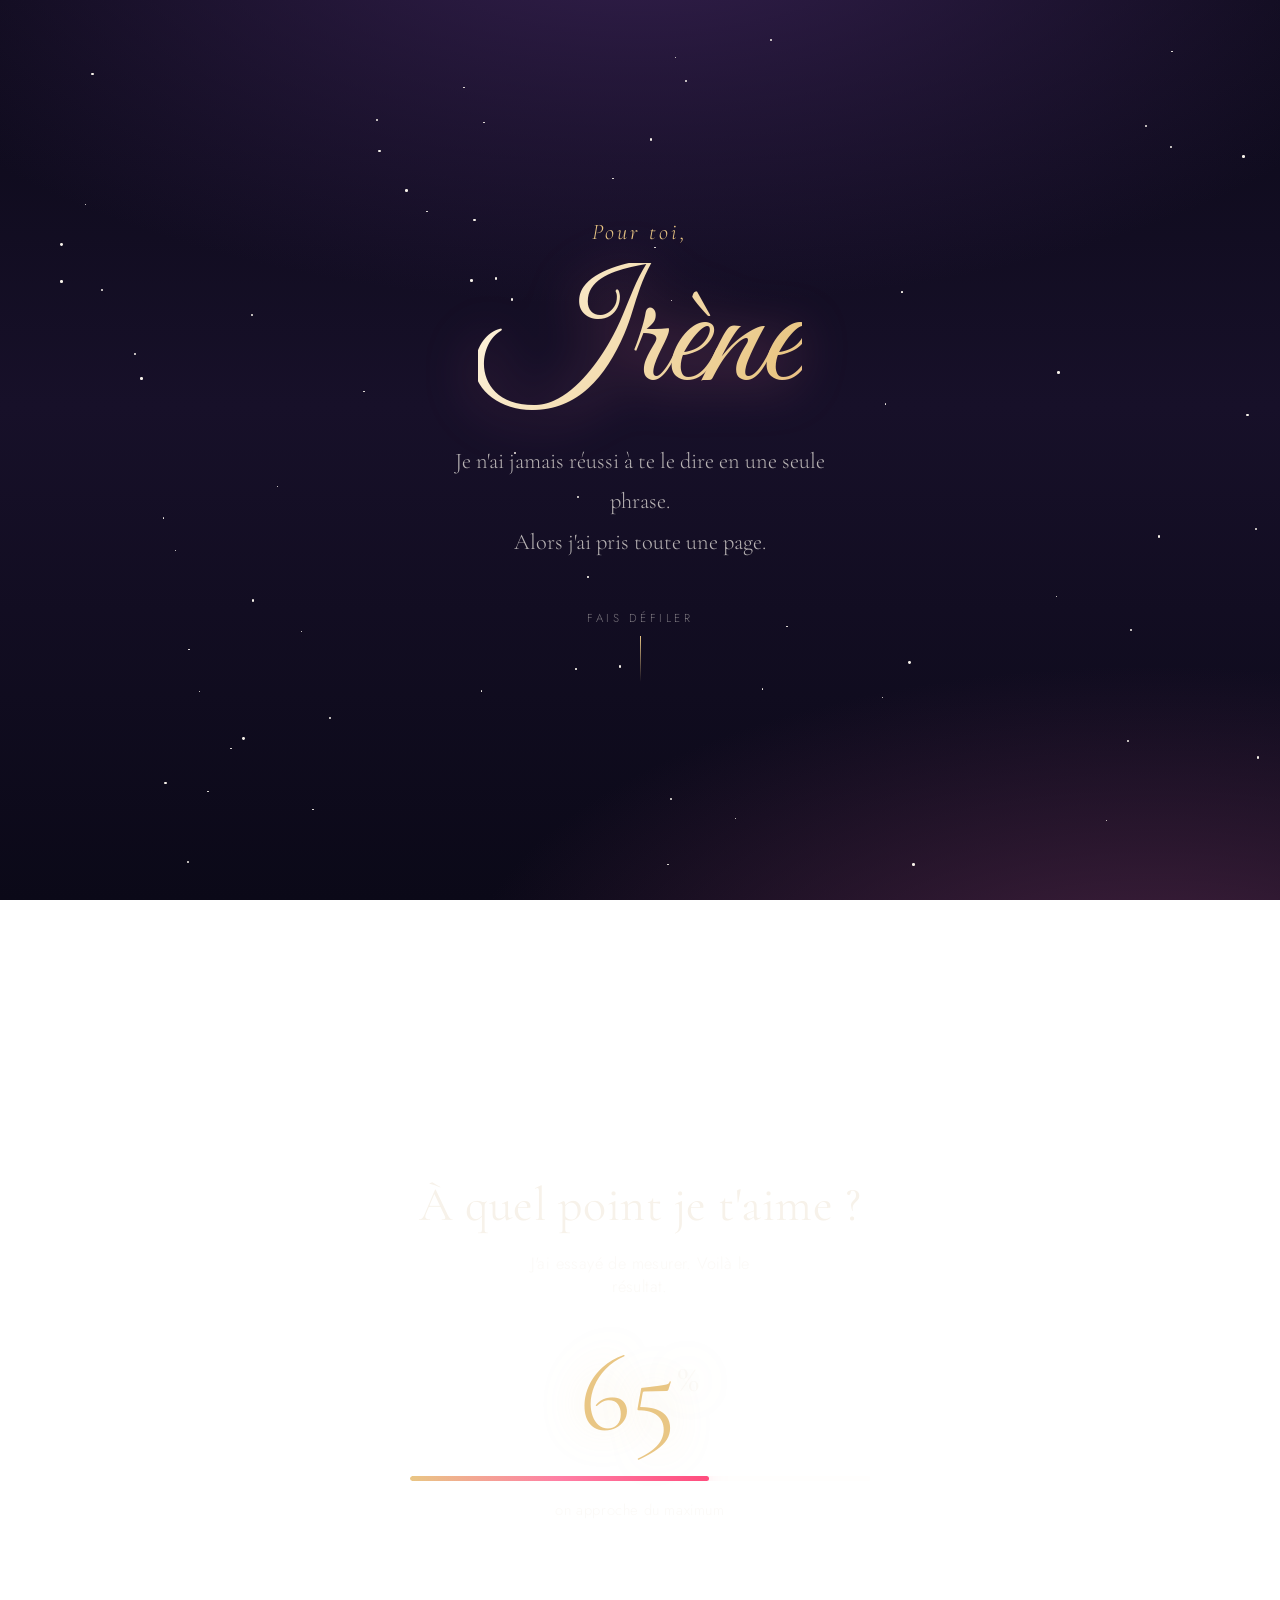
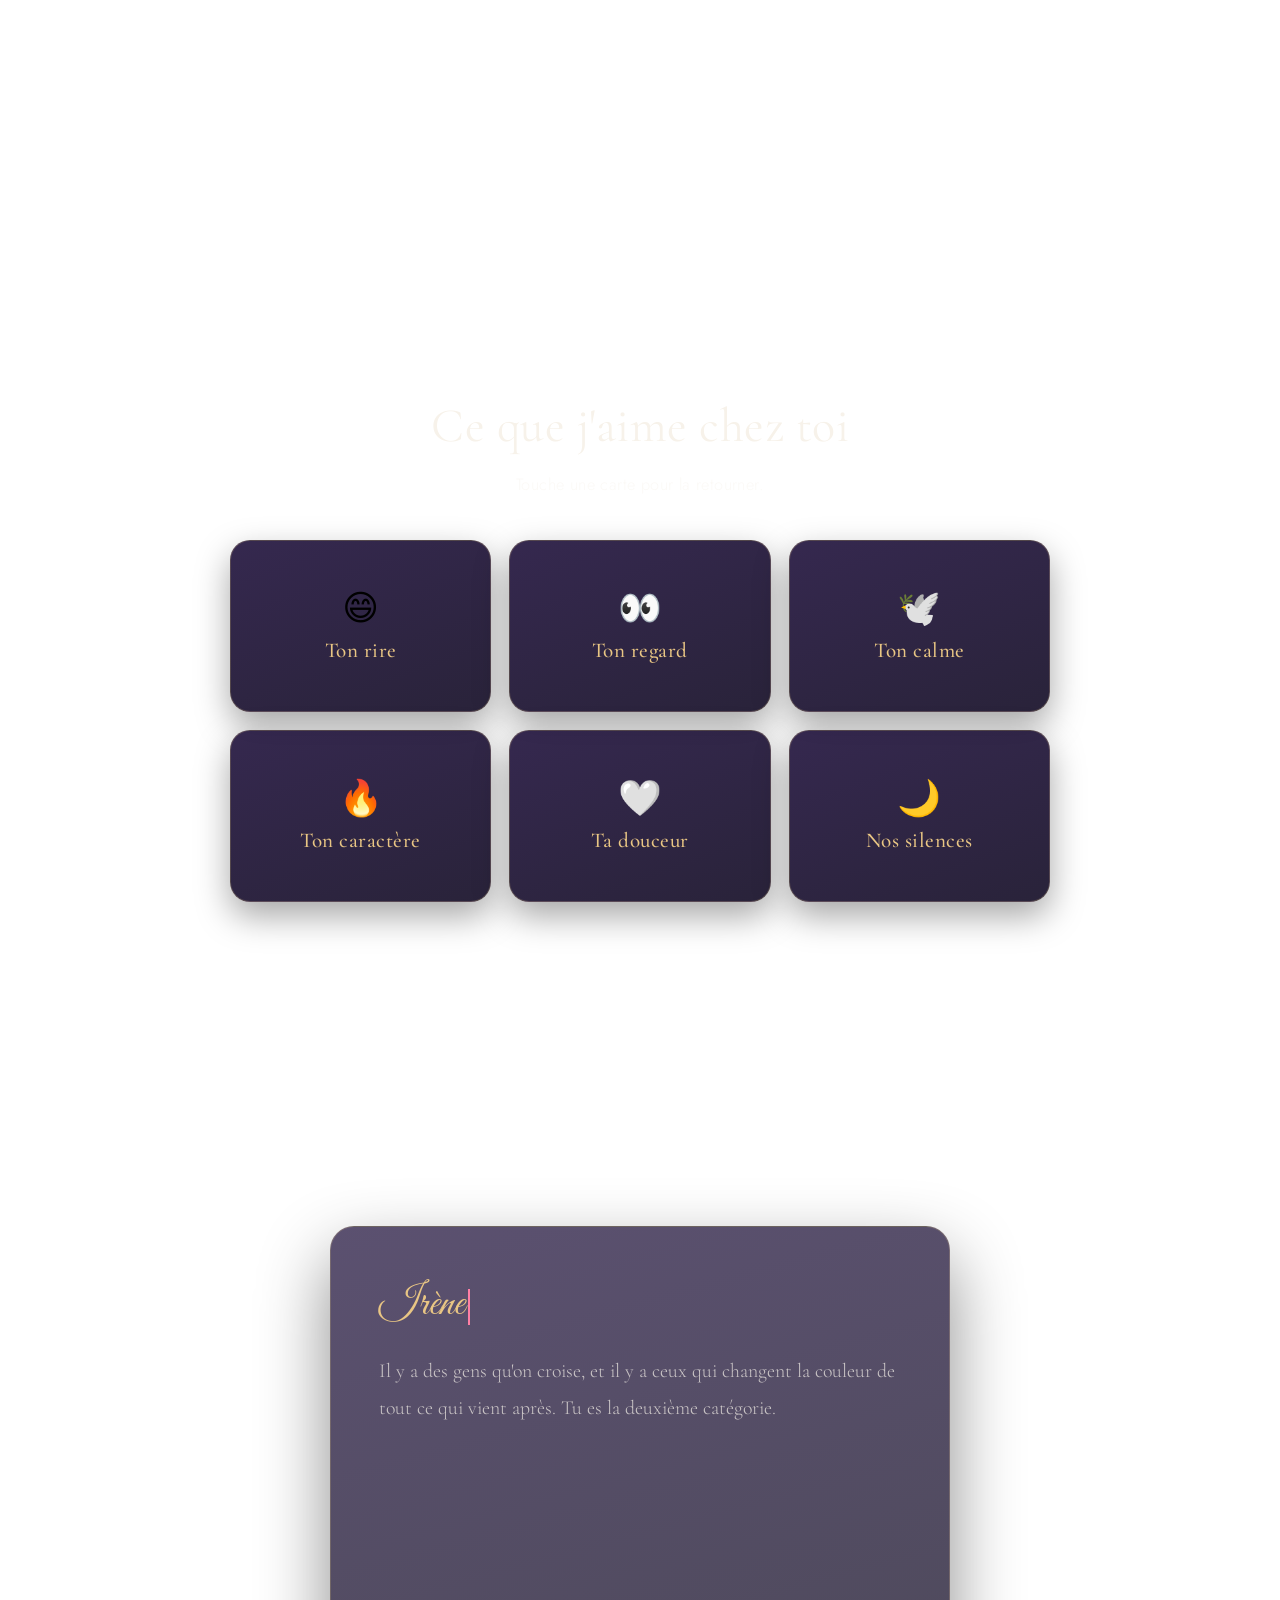
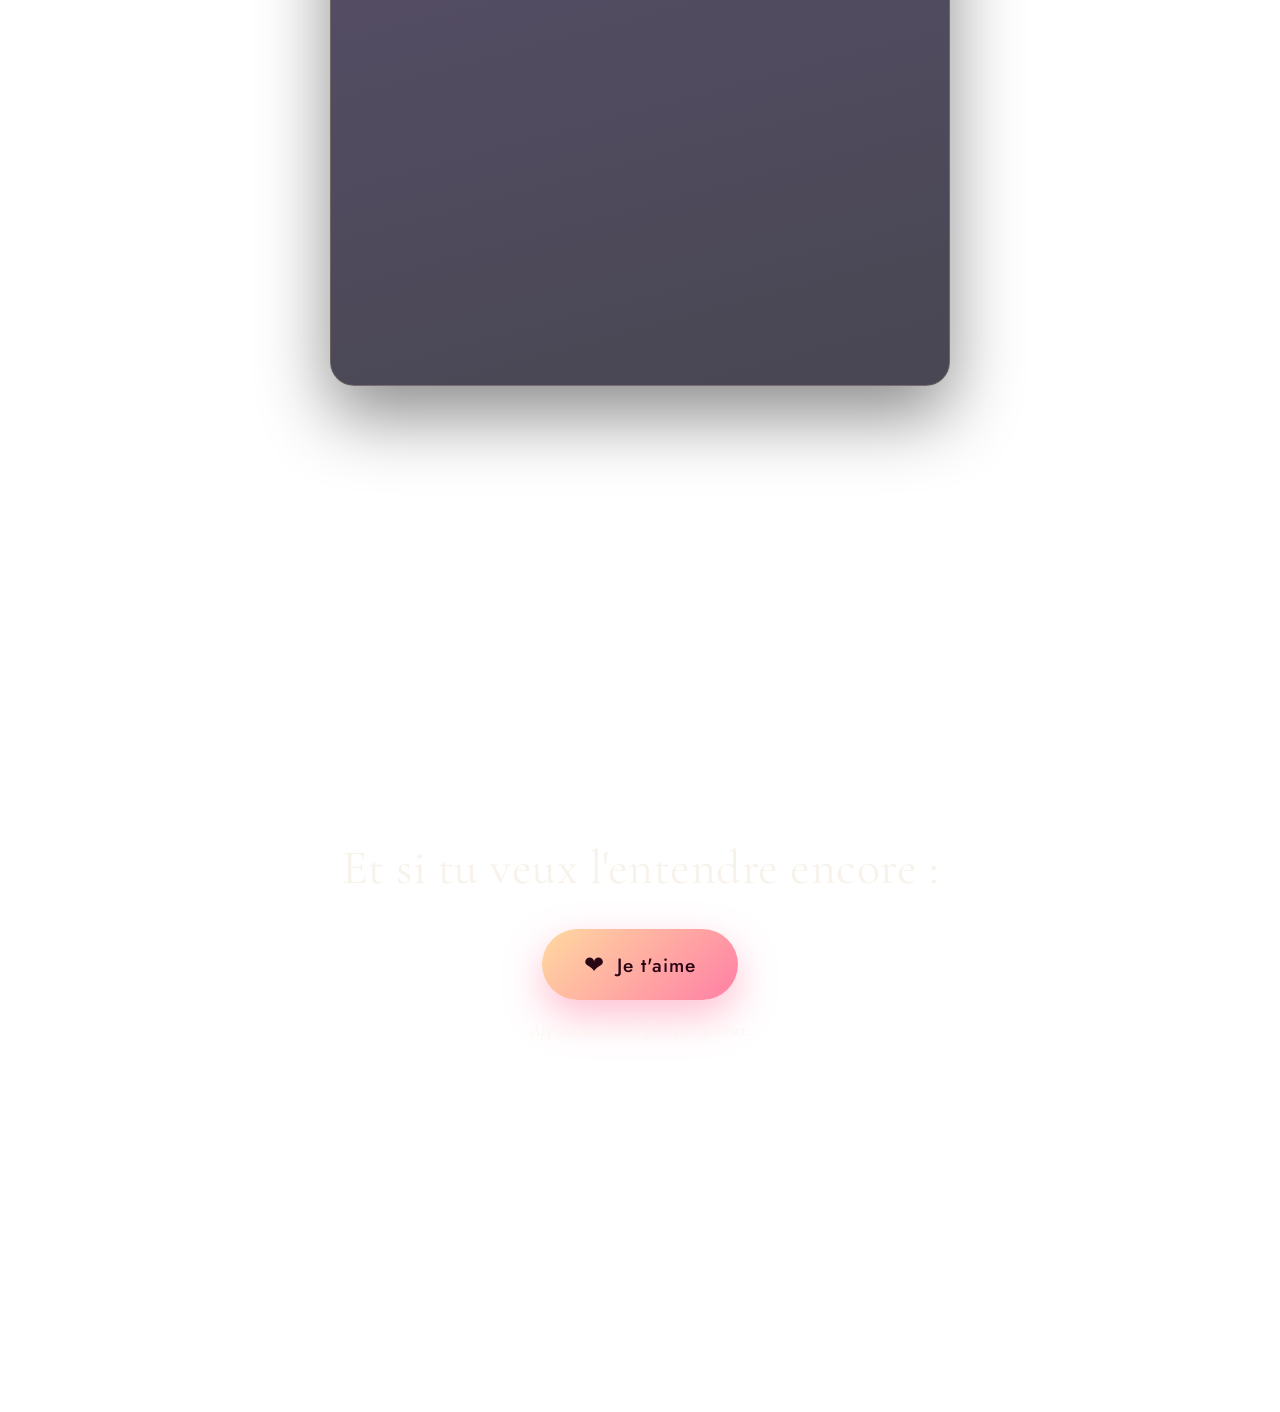
<file: index.html>
<!DOCTYPE html>
<html lang="fr">
<head>
  <meta charset="UTF-8">
  <meta name="viewport" content="width=device-width, initial-scale=1.0">
  <title>Pour Irène</title>
  <meta name="description" content="Une page écrite pour une seule personne.">

  <link rel="preconnect" href="https://fonts.googleapis.com">
  <link rel="preconnect" href="https://fonts.gstatic.com" crossorigin>
  <link href="https://fonts.googleapis.com/css2?family=Cormorant+Garamond:ital,wght@0,300;0,400;0,500;0,600;1,300;1,400&family=Great+Vibes&family=Jost:wght@300;400;500&display=swap" rel="stylesheet">

  <link rel="stylesheet" href="style.css">
</head>
<body>

  <!-- Le ciel : étoiles et cœurs, générés au chargement -->
  <div class="ciel" id="ciel" aria-hidden="true"></div>

  <!-- ================= 1. OUVERTURE ================= -->
  <section class="scene ouverture">
    <p class="surtitre reveler">Pour toi,</p>
    <h1 class="prenom reveler">Irène</h1>

    <p class="intro reveler">
      Je n'ai jamais réussi à te le dire en une seule phrase.<br>
      Alors j'ai pris toute une page.
    </p>

    <div class="descendre reveler">
      <span class="descendre-texte">Fais défiler</span>
      <span class="descendre-fleche"></span>
    </div>
  </section>

  <!-- ================= 2. LE COMPTEUR ================= -->
  <section class="scene compteur-scene">
    <h2 class="titre-scene reveler">À quel point je t'aime&nbsp;?</h2>
    <p class="chapeau reveler">J'ai essayé de mesurer. Voilà le résultat.</p>

    <div class="jauge reveler" id="jauge">
      <div class="jauge-valeur" id="jaugeValeur">0<span class="jauge-unite">%</span></div>
      <div class="jauge-piste"><div class="jauge-barre" id="jaugeBarre"></div></div>
      <p class="jauge-legende" id="jaugeLegende">mesure en cours...</p>
    </div>
  </section>

  <!-- ================= 3. LES RAISONS ================= -->
  <section class="scene raisons-scene">
    <h2 class="titre-scene reveler">Ce que j'aime chez toi</h2>
    <p class="chapeau reveler">Touche une carte pour la retourner.</p>

    <div class="raisons" id="raisons">

      <button type="button" class="raison reveler">
        <span class="raison-face raison-devant">
          <span class="raison-icone">😄</span>
          <span class="raison-titre">Ton rire</span>
        </span>
        <span class="raison-face raison-derriere">
          Celui que tu essaies de retenir et qui finit toujours par gagner.
        </span>
      </button>

      <button type="button" class="raison reveler">
        <span class="raison-face raison-devant">
          <span class="raison-icone">👀</span>
          <span class="raison-titre">Ton regard</span>
        </span>
        <span class="raison-face raison-derriere">
          Il me dit ce que tu penses avant même que tu ouvres la bouche.
        </span>
      </button>

      <button type="button" class="raison reveler">
        <span class="raison-face raison-devant">
          <span class="raison-icone">🕊️</span>
          <span class="raison-titre">Ton calme</span>
        </span>
        <span class="raison-face raison-derriere">
          Près de toi, les journées compliquées deviennent tout à coup gérables.
        </span>
      </button>

      <button type="button" class="raison reveler">
        <span class="raison-face raison-devant">
          <span class="raison-icone">🔥</span>
          <span class="raison-titre">Ton caractère</span>
        </span>
        <span class="raison-face raison-derriere">
          Tu ne te laisses pas faire, et j'admire ça bien plus que tu ne l'imagines.
        </span>
      </button>

      <button type="button" class="raison reveler">
        <span class="raison-face raison-devant">
          <span class="raison-icone">🤍</span>
          <span class="raison-titre">Ta douceur</span>
        </span>
        <span class="raison-face raison-derriere">
          Cette façon que tu as de prendre soin des gens sans jamais le dire.
        </span>
      </button>

      <button type="button" class="raison reveler">
        <span class="raison-face raison-devant">
          <span class="raison-icone">🌙</span>
          <span class="raison-titre">Nos silences</span>
        </span>
        <span class="raison-face raison-derriere">
          Avec toi, même ne rien dire est une conversation.
        </span>
      </button>

    </div>
  </section>

  <!-- ================= 4. LA LETTRE ================= -->
  <section class="scene lettre-scene">
    <article class="lettre reveler">
      <p class="lettre-entete" id="lettreEntete"></p>

      <p class="lettre-ligne">
        Il y a des gens qu'on croise, et il y a ceux qui changent la couleur
        de tout ce qui vient après. Tu es la deuxième catégorie.
      </p>

      <p class="lettre-ligne">
        Je ne sais pas t'expliquer pourquoi une journée banale devient
        supportable dès que ton nom s'affiche sur mon écran. Ni pourquoi
        je retiens des détails de toi que tu as sûrement oubliés.
      </p>

      <p class="lettre-ligne">
        Je sais juste que je n'ai pas envie d'imaginer la suite sans toi
        dedans. Pas par peur d'être seul&nbsp;: parce que c'est <em>toi</em>.
      </p>

      <p class="lettre-ligne">
        Alors voilà. Pas de grande déclaration compliquée.
        Juste ça, écrit noir sur blanc, pour que tu puisses y revenir
        les jours où tu en doutes&nbsp;:
      </p>

      <p class="lettre-final">Je t'aime, Irène.</p>

      <p class="signature">Dodji</p>
    </article>
  </section>

  <!-- ================= 5. LE BOUTON ================= -->
  <section class="scene final-scene">
    <h2 class="titre-scene reveler">Et si tu veux l'entendre encore&nbsp;:</h2>

    <button type="button" class="bouton-amour reveler" id="boutonAmour">
      <span class="bouton-coeur">❤️</span>
      <span>Je t'aime</span>
    </button>

    <p class="compte-message" id="compteMessage">Appuie autant de fois que tu veux.</p>
    <p class="compte-total" id="compteTotal"></p>
  </section>

  <script src="script.js"></script>
</body>
</html>
</file>
<file: style.css>
/* =========================================================
   Pour Irène — nuit de velours, or et rose.
   ========================================================= */

:root {
  --nuit:     #0b0918;
  --velours:  #171029;
  --profond:  #241640;
  --or:       #e9c684;
  --rose:     #ff7fa5;
  --rose-vif: #ff4d7e;
  --clair:    #f7f2ea;
  --doux:     rgba(247, 242, 234, 0.72);
  --murmure:  rgba(247, 242, 234, 0.45);

  --serif:  "Cormorant Garamond", Georgia, serif;
  --plume:  "Great Vibes", cursive;
  --sans:   "Jost", "Segoe UI", system-ui, sans-serif;
}

* {
  margin: 0;
  padding: 0;
  box-sizing: border-box;
}

html {
  scroll-behavior: smooth;
  -webkit-text-size-adjust: 100%;
}

body {
  min-height: 100vh;
  font-family: var(--sans);
  font-weight: 300;
  color: var(--clair);
  background:
    radial-gradient(120% 80% at 50% -10%, #35204f 0%, transparent 55%),
    radial-gradient(90% 60% at 90% 110%, #43213f 0%, transparent 60%),
    linear-gradient(180deg, var(--nuit) 0%, var(--velours) 45%, var(--nuit) 100%);
  background-attachment: fixed;
  overflow-x: hidden;
  -webkit-tap-highlight-color: transparent;
}

/* =========================================================
   Le ciel
   ========================================================= */
.ciel {
  position: fixed;
  inset: 0;
  z-index: 0;
  pointer-events: none;
  overflow: hidden;
}

.etoile {
  position: absolute;
  background: var(--clair);
  border-radius: 50%;
  animation: scintiller ease-in-out infinite;
}

@keyframes scintiller {
  0%, 100% { opacity: 0.15; transform: scale(0.8); }
  50%      { opacity: 0.9;  transform: scale(1.15); }
}

.coeur-flottant {
  position: absolute;
  bottom: -40px;
  opacity: 0;
  animation: monter linear infinite;
  filter: drop-shadow(0 0 10px rgba(255, 127, 165, 0.5));
}

@keyframes monter {
  0%   { transform: translateY(0) translateX(0) rotate(0deg); opacity: 0; }
  12%  { opacity: 0.55; }
  85%  { opacity: 0.2; }
  100% { transform: translateY(-108vh) translateX(30px) rotate(200deg); opacity: 0; }
}

/* =========================================================
   Structure des scènes
   ========================================================= */
.scene {
  position: relative;
  z-index: 1;
  min-height: 100vh;
  min-height: 100dvh;
  display: flex;
  flex-direction: column;
  align-items: center;
  justify-content: center;
  gap: 18px;
  padding: clamp(70px, 14vh, 130px) clamp(20px, 6vw, 40px);
  text-align: center;
}

/* Apparition au défilement */
.reveler {
  opacity: 0;
  transform: translateY(26px);
  transition: opacity 0.9s cubic-bezier(0.2, 0.7, 0.3, 1),
              transform 0.9s cubic-bezier(0.2, 0.7, 0.3, 1);
}

.reveler.visible {
  opacity: 1;
  transform: none;
}

.titre-scene {
  font-family: var(--serif);
  font-weight: 400;
  font-size: clamp(1.9rem, 6.5vw, 3rem);
  line-height: 1.2;
  letter-spacing: 0.5px;
  color: var(--clair);
}

.chapeau {
  max-width: 30ch;
  font-size: clamp(0.92rem, 3.2vw, 1.02rem);
  font-weight: 300;
  letter-spacing: 0.4px;
  color: var(--murmure);
}

/* =========================================================
   1. Ouverture
   ========================================================= */
.surtitre {
  font-family: var(--serif);
  font-style: italic;
  font-size: clamp(1.1rem, 4vw, 1.4rem);
  letter-spacing: 3px;
  color: var(--or);
  transition-delay: 0.1s;
}

.prenom {
  font-family: var(--plume);
  font-size: clamp(4.5rem, 22vw, 10rem);
  line-height: 1;
  font-weight: 400;
  background: linear-gradient(120deg, #fff6e2 0%, var(--or) 40%, var(--rose) 75%, #fff6e2 100%);
  background-size: 250% auto;
  -webkit-background-clip: text;
  background-clip: text;
  color: transparent;
  filter: drop-shadow(0 6px 26px rgba(255, 127, 165, 0.35));
  animation: reflet 7s linear infinite;
  transition-delay: 0.35s;
}

@keyframes reflet {
  to { background-position: 250% center; }
}

.intro {
  max-width: 34ch;
  font-family: var(--serif);
  font-size: clamp(1.1rem, 4.2vw, 1.4rem);
  line-height: 1.8;
  color: var(--doux);
  transition-delay: 0.7s;
}

.descendre {
  margin-top: 30px;
  display: flex;
  flex-direction: column;
  align-items: center;
  gap: 10px;
  transition-delay: 1.1s;
}

.descendre-texte {
  font-size: 0.72rem;
  letter-spacing: 3.5px;
  text-transform: uppercase;
  color: var(--murmure);
}

.descendre-fleche {
  width: 1px;
  height: 46px;
  background: linear-gradient(var(--or), transparent);
  animation: glisser 2.2s ease-in-out infinite;
}

@keyframes glisser {
  0%, 100% { transform: translateY(0); opacity: 0.4; }
  50%      { transform: translateY(10px); opacity: 1; }
}

/* =========================================================
   2. Le compteur
   ========================================================= */
.jauge {
  width: min(460px, 100%);
  margin-top: 22px;
  transition-delay: 0.2s;
}

.jauge-valeur {
  font-family: var(--serif);
  font-weight: 300;
  font-size: clamp(4rem, 18vw, 7rem);
  line-height: 1;
  color: var(--or);
  text-shadow: 0 0 40px rgba(233, 198, 132, 0.35);
  transition: color 0.6s ease, text-shadow 0.6s ease;
}

.jauge-unite {
  font-size: 0.35em;
  letter-spacing: 2px;
  vertical-align: super;
  color: var(--murmure);
}

.jauge-piste {
  position: relative;
  height: 5px;
  margin: 26px 0 18px;
  background: rgba(247, 242, 234, 0.1);
  border-radius: 999px;
  overflow: hidden;
}

.jauge-barre {
  height: 100%;
  width: 0%;
  border-radius: 999px;
  background: linear-gradient(90deg, var(--or), var(--rose), var(--rose-vif));
  box-shadow: 0 0 18px rgba(255, 127, 165, 0.6);
}

.jauge-legende {
  min-height: 24px;
  font-size: 0.92rem;
  letter-spacing: 0.6px;
  color: var(--murmure);
  transition: color 0.5s ease;
}

/* Quand le compteur explose */
.jauge.depasse .jauge-valeur {
  color: var(--rose);
  text-shadow: 0 0 60px rgba(255, 77, 126, 0.6);
  animation: pulsation 2.4s ease-in-out infinite;
}

.jauge.depasse .jauge-unite { display: none; }

.jauge.depasse .jauge-legende {
  color: var(--rose);
  font-style: italic;
}

@keyframes pulsation {
  0%, 100% { transform: scale(1); }
  50%      { transform: scale(1.05); }
}

/* =========================================================
   3. Les raisons
   ========================================================= */
.raisons {
  width: min(820px, 100%);   /* 3 colonnes sur ordinateur */
  margin-top: 26px;
  display: grid;
  grid-template-columns: repeat(auto-fit, minmax(230px, 1fr));
  gap: clamp(10px, 2.5vw, 18px);
}

.raison {
  position: relative;
  min-height: 172px;
  font-family: var(--sans);
  background: none;
  border: none;
  cursor: pointer;
  perspective: 1000px;
  touch-action: manipulation;
}

.raison-face {
  position: absolute;
  inset: 0;
  display: flex;
  flex-direction: column;
  align-items: center;
  justify-content: center;
  gap: 12px;
  padding: 22px 18px;
  text-align: center;
  border-radius: 20px;
  border: 1px solid rgba(233, 198, 132, 0.22);
  background: linear-gradient(160deg, rgba(36, 22, 64, 0.92), rgba(23, 16, 41, 0.92));
  box-shadow: 0 14px 34px rgba(0, 0, 0, 0.35);
  backface-visibility: hidden;
  transition: transform 0.65s cubic-bezier(0.3, 0.9, 0.3, 1),
              border-color 0.3s ease, box-shadow 0.3s ease;
}

.raison-devant  { transform: rotateY(0deg); }
.raison-derriere {
  transform: rotateY(180deg);
  font-family: var(--serif);
  font-size: 1.08rem;
  font-style: italic;
  line-height: 1.6;
  color: var(--doux);
  background: linear-gradient(160deg, rgba(70, 30, 62, 0.95), rgba(36, 22, 64, 0.95));
  border-color: rgba(255, 127, 165, 0.4);
}

.raison.retournee .raison-devant   { transform: rotateY(-180deg); }
.raison.retournee .raison-derriere { transform: rotateY(0deg); }

.raison-icone {
  font-size: 2.2rem;
  line-height: 1;
}

.raison-titre {
  font-family: var(--serif);
  font-size: 1.32rem;
  font-weight: 500;
  letter-spacing: 0.5px;
  color: var(--or);
}

@media (hover: hover) {
  .raison:hover .raison-face {
    border-color: rgba(233, 198, 132, 0.55);
    box-shadow: 0 20px 44px rgba(255, 127, 165, 0.18);
  }
}

/* =========================================================
   4. La lettre
   ========================================================= */
.lettre {
  width: min(620px, 100%);
  padding: clamp(30px, 7vw, 54px) clamp(22px, 6vw, 48px);
  text-align: left;
  background: linear-gradient(165deg, rgba(36, 22, 64, 0.75), rgba(11, 9, 24, 0.75));
  border: 1px solid rgba(233, 198, 132, 0.22);
  border-radius: 24px;
  box-shadow: 0 30px 70px rgba(0, 0, 0, 0.45);
  backdrop-filter: blur(6px);
}

.lettre-entete {
  min-height: 2.4rem;
  margin-bottom: 22px;
  font-family: var(--plume);
  font-size: clamp(2rem, 8vw, 2.6rem);
  line-height: 1.2;
  color: var(--or);
}

/* Le curseur qui clignote pendant la frappe */
.lettre-entete.frappe::after {
  content: "";
  display: inline-block;
  width: 2px;
  height: 0.85em;
  margin-left: 3px;
  vertical-align: middle;
  background: var(--rose);
  animation: clignoter 0.7s steps(1) infinite;
}

@keyframes clignoter {
  0%, 50%   { opacity: 1; }
  51%, 100% { opacity: 0; }
}

.lettre-ligne {
  margin-bottom: 20px;
  font-family: var(--serif);
  font-size: clamp(1.08rem, 3.9vw, 1.24rem);
  line-height: 1.85;
  color: var(--doux);
  opacity: 0;
  transform: translateY(14px);
  transition: opacity 0.8s ease, transform 0.8s ease;
}

.lettre-ligne.visible {
  opacity: 1;
  transform: none;
}

.lettre-ligne em {
  font-style: italic;
  color: var(--rose);
}

.lettre-final {
  margin-top: 30px;
  font-family: var(--serif);
  font-size: clamp(1.4rem, 5.5vw, 1.85rem);
  letter-spacing: 0.5px;
  text-align: center;
  color: var(--clair);
  opacity: 0;
  transform: translateY(14px);
  transition: opacity 1s ease 0.2s, transform 1s ease 0.2s;
}

.lettre-final.visible {
  opacity: 1;
  transform: none;
}

.signature {
  margin-top: 26px;
  font-family: var(--plume);
  font-size: clamp(2.2rem, 9vw, 3rem);
  text-align: right;
  color: var(--rose);
  transform: rotate(-4deg) translateY(14px);
  opacity: 0;
  transition: opacity 1s ease 0.5s, transform 1s ease 0.5s;
}

.signature.visible {
  opacity: 1;
  transform: rotate(-4deg);
}

/* =========================================================
   5. Le bouton final
   ========================================================= */
.bouton-amour {
  display: inline-flex;
  align-items: center;
  gap: 12px;
  margin-top: 14px;
  padding: 18px 42px;
  font-family: var(--sans);
  font-size: clamp(1.05rem, 4vw, 1.2rem);
  font-weight: 500;
  letter-spacing: 1px;
  color: #2b0716;
  background: linear-gradient(135deg, #ffd9a0, var(--rose));
  border: none;
  border-radius: 999px;
  cursor: pointer;
  white-space: nowrap;
  touch-action: manipulation;
  box-shadow: 0 16px 40px rgba(255, 77, 126, 0.35);
  transition: transform 0.2s ease, box-shadow 0.2s ease;
  transition-delay: 0.2s;
}

.bouton-amour:hover {
  transform: translateY(-3px) scale(1.03);
  box-shadow: 0 22px 52px rgba(255, 77, 126, 0.5);
}

.bouton-amour:active {
  transform: scale(0.96);
  transition-duration: 0.08s;
}

.bouton-coeur {
  font-size: 1.25em;
  animation: battre 1.5s ease-in-out infinite;
}

@keyframes battre {
  0%, 100% { transform: scale(1); }
  15%      { transform: scale(1.22); }
  30%      { transform: scale(1); }
  45%      { transform: scale(1.12); }
}

.compte-message {
  min-height: 28px;
  max-width: 32ch;
  font-family: var(--serif);
  font-style: italic;
  font-size: clamp(1.02rem, 3.6vw, 1.15rem);
  color: var(--doux);
}

.compte-total {
  min-height: 20px;
  font-size: 0.76rem;
  letter-spacing: 2.5px;
  text-transform: uppercase;
  color: var(--murmure);
}

/* Les cœurs qui jaillissent au clic */
.eclat {
  position: fixed;
  z-index: 50;
  pointer-events: none;
  user-select: none;
  animation: jaillir 1.1s ease-out forwards;
}

@keyframes jaillir {
  0%   { transform: translate(-50%, -50%) scale(0.4); opacity: 1; }
  100% { transform: translate(calc(-50% + var(--dx)), calc(-50% + var(--dy))) scale(1.1) rotate(var(--rot)); opacity: 0; }
}

/* =========================================================
   Confort
   ========================================================= */
@media (prefers-reduced-motion: reduce) {
  html { scroll-behavior: auto; }

  .etoile, .coeur-flottant, .prenom, .descendre-fleche,
  .bouton-coeur, .jauge.depasse .jauge-valeur { animation: none; }

  .reveler, .lettre-ligne, .lettre-final, .signature {
    opacity: 1;
    transform: none;
    transition: none;
  }
}

/* Sur téléphone : deux colonnes, pour garder la scène compacte */
@media (max-width: 560px) {
  .raisons {
    grid-template-columns: repeat(2, minmax(0, 1fr));
  }

  .raison { min-height: 158px; }
  .raison-face { padding: 16px 12px; gap: 9px; }
  .raison-icone { font-size: 1.75rem; }
  .raison-titre { font-size: 1.08rem; }

  .raison-derriere {
    font-size: 0.86rem;
    line-height: 1.5;
  }
}

@media (max-width: 420px) {
  .bouton-amour { padding: 16px 32px; }
  .lettre-ligne { margin-bottom: 17px; }
}
</file>
